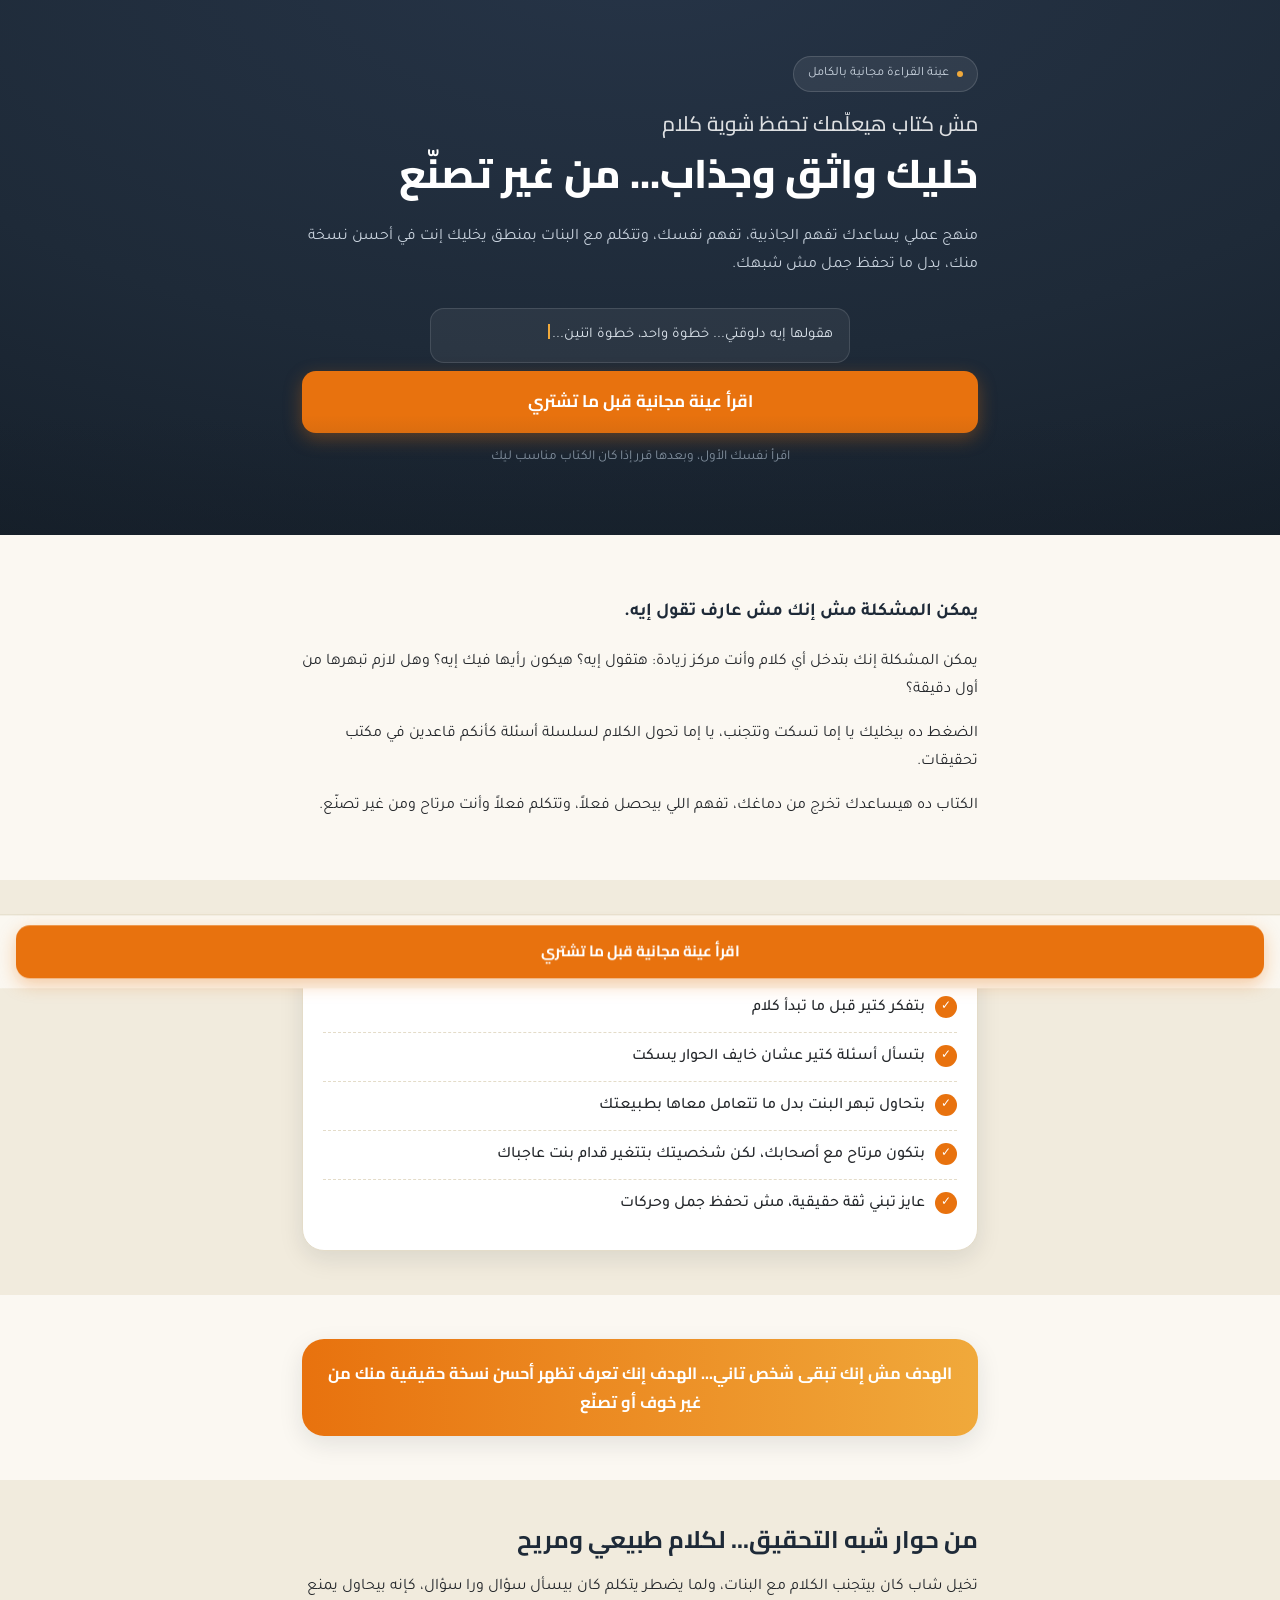
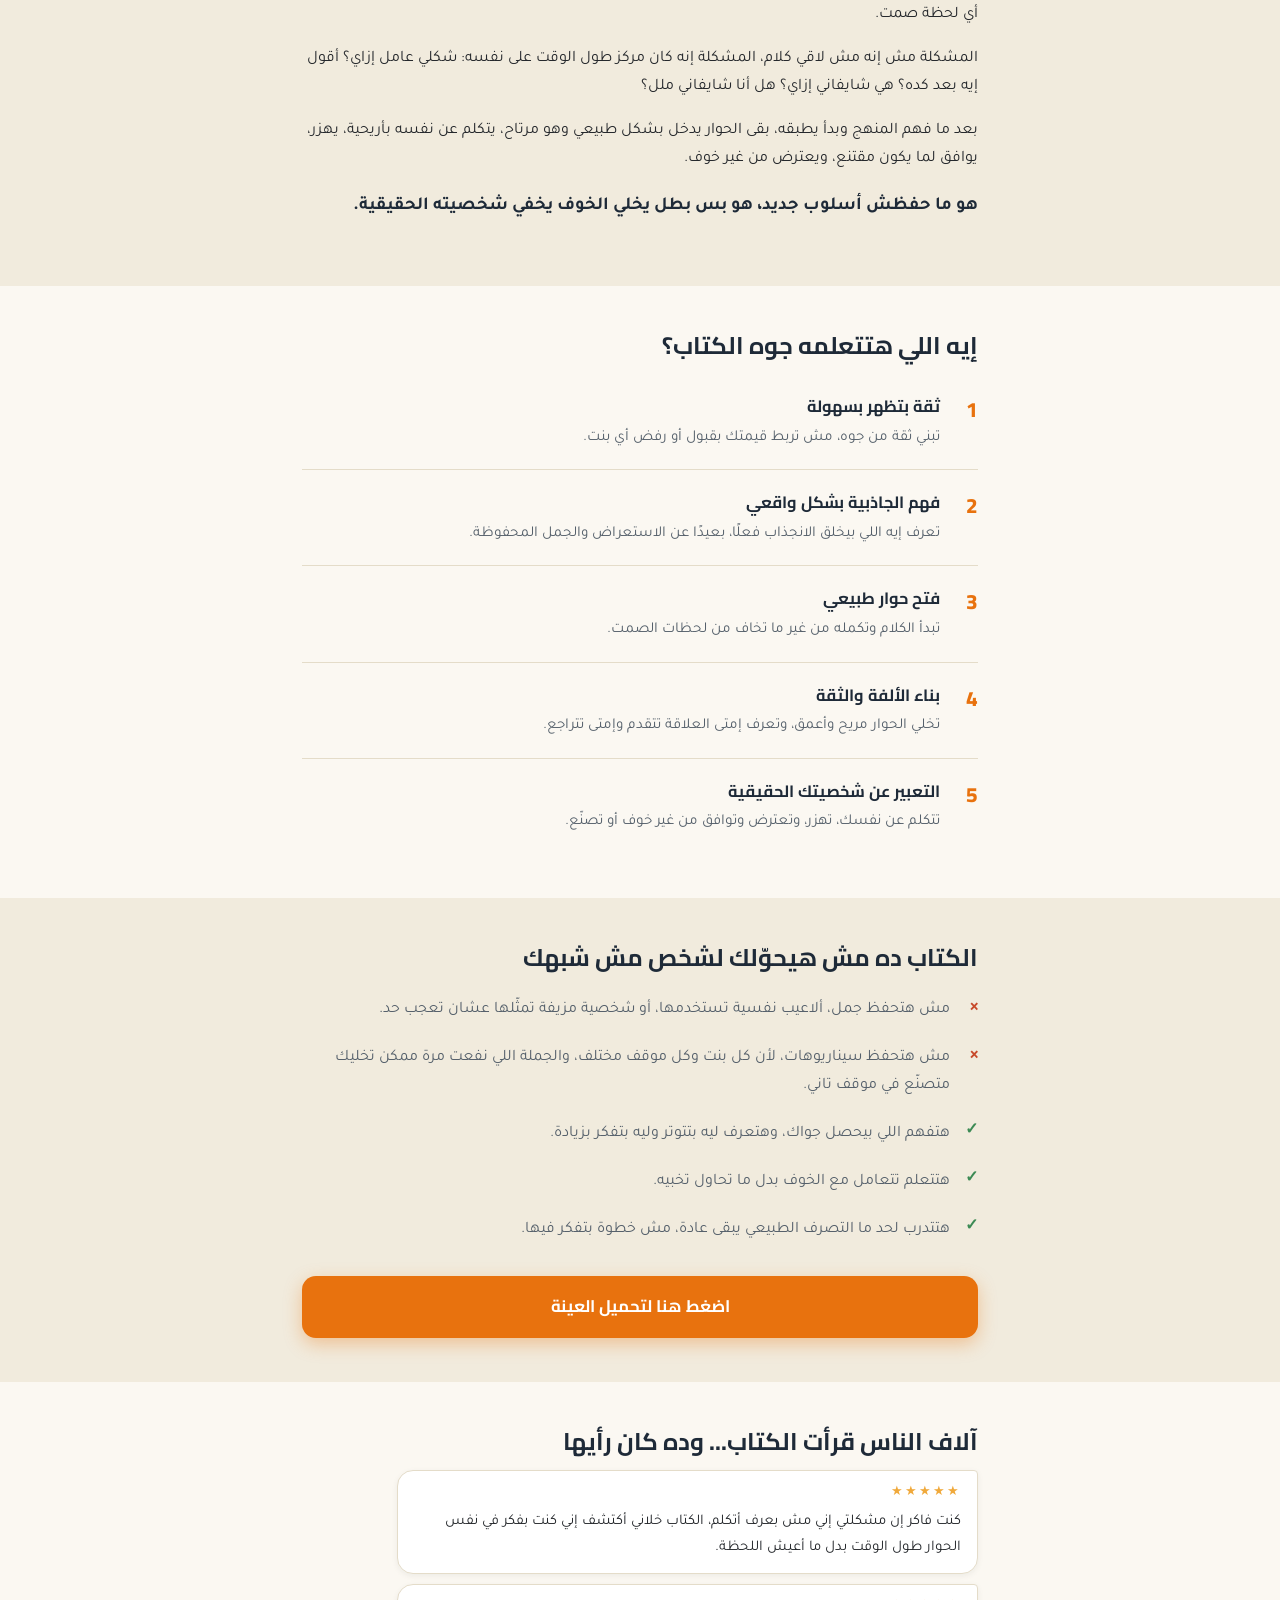
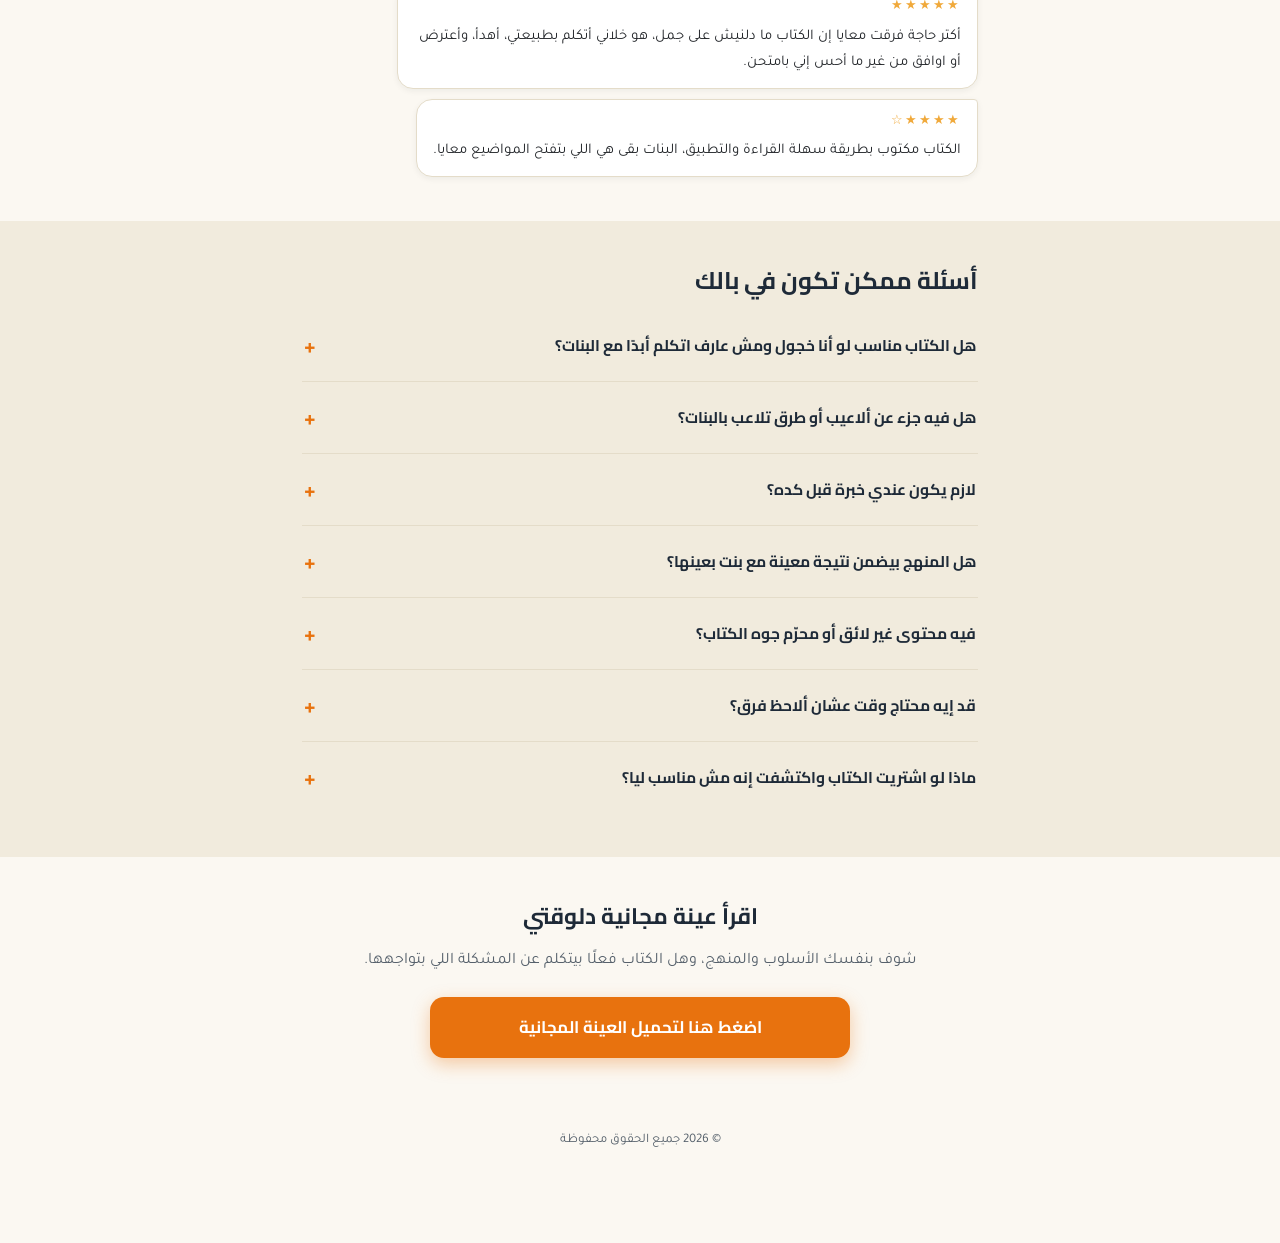
<file: index.html>
<!DOCTYPE html>
<html lang="ar" dir="rtl">
<head>
<meta charset="UTF-8">
<meta name="viewport" content="width=device-width, initial-scale=1.0">
<title>خليك واثق وجذاب... من غير تصنّع</title>
<meta name="description" content="مش كتاب هيعلّمك تحفظ شوية كلام. منهج عملي يساعدك تفهم الجاذبية، تتكلم مع البنات براحتك، وتبني ثقة حقيقية من غير حفظ جمل أو تصنّع.">
<link rel="preconnect" href="https://fonts.googleapis.com">
<link rel="preconnect" href="https://fonts.gstatic.com" crossorigin>
<link href="https://fonts.googleapis.com/css2?family=Cairo:wght@600;700;800&family=Tajawal:wght@400;500;700&display=swap" rel="stylesheet">
<link rel="stylesheet" href="style.css">
</head>
<body>

<section class="hero">
  <div class="container">
    <span class="eyebrow"><span class="dot"></span> عينة القراءة مجانية بالكامل</span>
    <h1>مش كتاب هيعلّمك تحفظ شوية كلام</h1>
    <h2>خليك واثق وجذاب... من غير تصنّع</h2>
    <p>منهج عملي يساعدك تفهم الجاذبية، تفهم نفسك، وتتكلم مع البنات بمنطق يخليك إنت في أحسن نسخة منك، بدل ما تحفظ جمل مش شبهك.</p>

    <div class="type-morph" id="typeMorph" aria-hidden="true"></div>

    <a href="sample.html" class="btn">اقرأ عينة مجانية قبل ما تشتري</a>
    <p class="fine">اقرأ نفسك الأول، وبعدها قرر إذا كان الكتاب مناسب ليك</p>
  </div>
</section>

<section class="section">
  <div class="container">
    <p class="lede">يمكن المشكلة مش إنك مش عارف تقول إيه.</p>
    <p>يمكن المشكلة إنك بتدخل أي كلام وأنت مركز زيادة: هتقول إيه؟ هيكون رأيها فيك إيه؟ وهل لازم تبهرها من أول دقيقة؟</p>
    <p>الضغط ده بيخليك يا إما تسكت وتتجنب، يا إما تحول الكلام لسلسلة أسئلة كأنكم قاعدين في مكتب تحقيقات.</p>
    <p>الكتاب ده هيساعدك تخرج من دماغك، تفهم اللي بيحصل فعلاً، وتتكلم فعلاً وأنت مرتاح ومن غير تصنّع.</p>
  </div>
</section>

<section class="section alt">
  <div class="container">
    <div class="check-card">
      <h3>الكتاب ده مناسب ليك لو...</h3>
      <ul class="check-list">
        <li>بتفكر كتير قبل ما تبدأ كلام</li>
        <li>بتسأل أسئلة كتير عشان خايف الحوار يسكت</li>
        <li>بتحاول تبهر البنت بدل ما تتعامل معاها بطبيعتك</li>
        <li>بتكون مرتاح مع أصحابك، لكن شخصيتك بتتغير قدام بنت عاجباك</li>
        <li>عايز تبني ثقة حقيقية، مش تحفظ جمل وحركات</li>
      </ul>
    </div>
  </div>
</section>

<section class="section">
  <div class="container">
    <div class="banner">
      الهدف مش إنك تبقى شخص تاني... الهدف إنك تعرف تظهر أحسن نسخة حقيقية منك من غير خوف أو تصنّع
    </div>
  </div>
</section>

<section class="section alt">
  <div class="container">
    <h2>من حوار شبه التحقيق... لكلام طبيعي ومريح</h2>
    <p>تخيل شاب كان بيتجنب الكلام مع البنات، ولما يضطر يتكلم كان بيسأل سؤال ورا سؤال، كإنه بيحاول يمنع أي لحظة صمت.</p>
    <p>المشكلة مش إنه مش لاقي كلام، المشكلة إنه كان مركز طول الوقت على نفسه: شكلي عامل إزاي؟ أقول إيه بعد كده؟ هي شايفاني إزاي؟ هل أنا شايفاني ملل؟</p>
    <p>بعد ما فهم المنهج وبدأ يطبقه، بقى الحوار يدخل بشكل طبيعي وهو مرتاح، يتكلم عن نفسه بأريحية، يهزر، يوافق لما يكون مقتنع، ويعترض من غير خوف.</p>
    <p class="lede">هو ما حفظش أسلوب جديد، هو بس بطل يخلي الخوف يخفي شخصيته الحقيقية.</p>
  </div>
</section>

<section class="section">
  <div class="container">
    <h2>إيه اللي هتتعلمه جوه الكتاب؟</h2>

    <div class="lesson">
      <span class="num">1</span>
      <div><h4>ثقة بتظهر بسهولة</h4><p>تبني ثقة من جوه، مش تربط قيمتك بقبول أو رفض أي بنت.</p></div>
    </div>
    <div class="lesson">
      <span class="num">2</span>
      <div><h4>فهم الجاذبية بشكل واقعي</h4><p>تعرف إيه اللي بيخلق الانجذاب فعلًا، بعيدًا عن الاستعراض والجمل المحفوظة.</p></div>
    </div>
    <div class="lesson">
      <span class="num">3</span>
      <div><h4>فتح حوار طبيعي</h4><p>تبدأ الكلام وتكمله من غير ما تخاف من لحظات الصمت.</p></div>
    </div>
    <div class="lesson">
      <span class="num">4</span>
      <div><h4>بناء الألفة والثقة</h4><p>تخلي الحوار مريح وأعمق، وتعرف إمتى العلاقة تتقدم وإمتى تتراجع.</p></div>
    </div>
    <div class="lesson">
      <span class="num">5</span>
      <div><h4>التعبير عن شخصيتك الحقيقية</h4><p>تتكلم عن نفسك، تهزر، وتعترض وتوافق من غير خوف أو تصنّع.</p></div>
    </div>
  </div>
</section>

<section class="section alt">
  <div class="container">
    <h2>الكتاب ده مش هيحوّلك لشخص مش شبهك</h2>
    <ul class="not-list">
      <li>مش هتحفظ جمل، ألاعيب نفسية تستخدمها، أو شخصية مزيفة تمثّلها عشان تعجب حد.</li>
      <li>مش هتحفظ سيناريوهات، لأن كل بنت وكل موقف مختلف، والجملة اللي نفعت مرة ممكن تخليك متصنّع في موقف تاني.</li>
      <li class="is-yes">هتفهم اللي بيحصل جواك، وهتعرف ليه بتتوتر وليه بتفكر بزيادة.</li>
      <li class="is-yes">هتتعلم تتعامل مع الخوف بدل ما تحاول تخبيه.</li>
      <li class="is-yes">هتتدرب لحد ما التصرف الطبيعي يبقى عادة، مش خطوة بتفكر فيها.</li>
    </ul>
    <a href="sample.html" class="btn" style="margin-top:22px;">اضغط هنا لتحميل العينة</a>
  </div>
</section>

<section class="section">
  <div class="container">
    <h2>آلاف الناس قرأت الكتاب... وده كان رأيها</h2>
    <div class="chat-thread">
      <div class="bubble them">
        <div class="stars">★★★★★</div>
        كنت فاكر إن مشكلتي إني مش بعرف أتكلم، الكتاب خلاني أكتشف إني كنت بفكر في نفس الحوار طول الوقت بدل ما أعيش اللحظة.
      </div>
      <div class="bubble them">
        <div class="stars">★★★★★</div>
        أكتر حاجة فرقت معايا إن الكتاب ما دلنيش على جمل، هو خلاني أتكلم بطبيعتي، أهدأ، وأعترض أو اوافق من غير ما أحس إني بامتحن.
      </div>
      <div class="bubble them">
        <div class="stars">★★★★☆</div>
        الكتاب مكتوب بطريقة سهلة القراءة والتطبيق، البنات بقى هي اللي بتفتح المواضيع معايا.
      </div>
    </div>
  </div>
</section>

<section class="section alt">
  <div class="container">
    <h2>أسئلة ممكن تكون في بالك</h2>

    <div class="faq" id="faq">
      <div class="faq-item">
        <button class="faq-q">هل الكتاب مناسب لو أنا خجول ومش عارف اتكلم أبدًا مع البنات؟</button>
        <div class="faq-a"><p>أيوه، الكتاب بيبدأ من أسباب التوتر والتردد، وبيساعدك تبني تفاعل طبيعي بشكل تدريجي، من غير ما تحتاج تتحول لشخص اجتماعي جدًا فجأة.</p></div>
      </div>
      <div class="faq-item">
        <button class="faq-q">هل فيه جزء عن ألاعيب أو طرق تلاعب بالبنات؟</button>
        <div class="faq-a"><p>لأ، مفيش أي حاجة هتخليك تلعب دور شخص تاني، والهدف إنك تفهم التواصل والجاذبية الحقيقية وتعبّر عن نفسك بشكل محترم.</p></div>
      </div>
      <div class="faq-item">
        <button class="faq-q">لازم يكون عندي خبرة قبل كده؟</button>
        <div class="faq-a"><p>لأ، سواء كنت مش بتتكلم مع البنات خالص، أو بتتكلم بالفعل وعايز تحسّن نفسك، المنهج بيتبنى عليك إنت من غير ما تحتاج خلفية سابقة.</p></div>
      </div>
      <div class="faq-item">
        <button class="faq-q">هل المنهج بيضمن نتيجة معينة مع بنت بعينها؟</button>
        <div class="faq-a"><p>لأ، مفيش تكتيك يضمن تفاعل شخص تاني، الكتاب بيساعدك تظهر بصورة حقيقية وجذابة، وبعد كده الاختيار بيبقى لطرفين.</p></div>
      </div>
      <div class="faq-item">
        <button class="faq-q">فيه محتوى غير لائق أو محرّم جوه الكتاب؟</button>
        <div class="faq-a"><p>لأ، المحتوى بيركز على الثقة، التواصل، والجاذبية بشكل محترم، وبيهدف للوصول لعلاقة حقيقية ومتوافقة مع مبادئك.</p></div>
      </div>
      <div class="faq-item">
        <button class="faq-q">قد إيه محتاج وقت عشان ألاحظ فرق؟</button>
        <div class="faq-a"><p>معظم الناس بتلاحظ تغيّر في فهمها من أول قراءة، لكن الثقة الطبيعية بتتبني بالممارسة، والكتاب فيه تمارين تساعدك تنقل الفكرة لحياتك بالتدريج.</p></div>
      </div>
      <div class="faq-item">
        <button class="faq-q">ماذا لو اشتريت الكتاب واكتشفت إنه مش مناسب ليا؟</button>
        <div class="faq-a"><p>عشان كده بنقولك تقرأ العينة المجانية الأول، شوف الأسلوب والمحتوى بنفسك، وبعدها قرر براحتك.</p></div>
      </div>
    </div>
  </div>
</section>

<section class="section final-cta">
  <div class="container">
    <h2>اقرأ عينة مجانية دلوقتي</h2>
    <p>شوف بنفسك الأسلوب والمنهج، وهل الكتاب فعلًا بيتكلم عن المشكلة اللي بتواجهها.</p>
    <a href="sample.html" class="btn" style="max-width:420px;margin:0 auto;">اضغط هنا لتحميل العينة المجانية</a>
  </div>
</section>

<footer>© <span id="year"></span> جميع الحقوق محفوظة</footer>

<div class="sticky-cta" id="stickyCta">
  <a href="sample.html" class="btn">اقرأ عينة مجانية قبل ما تشتري</a>
</div>

<script src="script.js"></script>
</body>
</html>
</file>
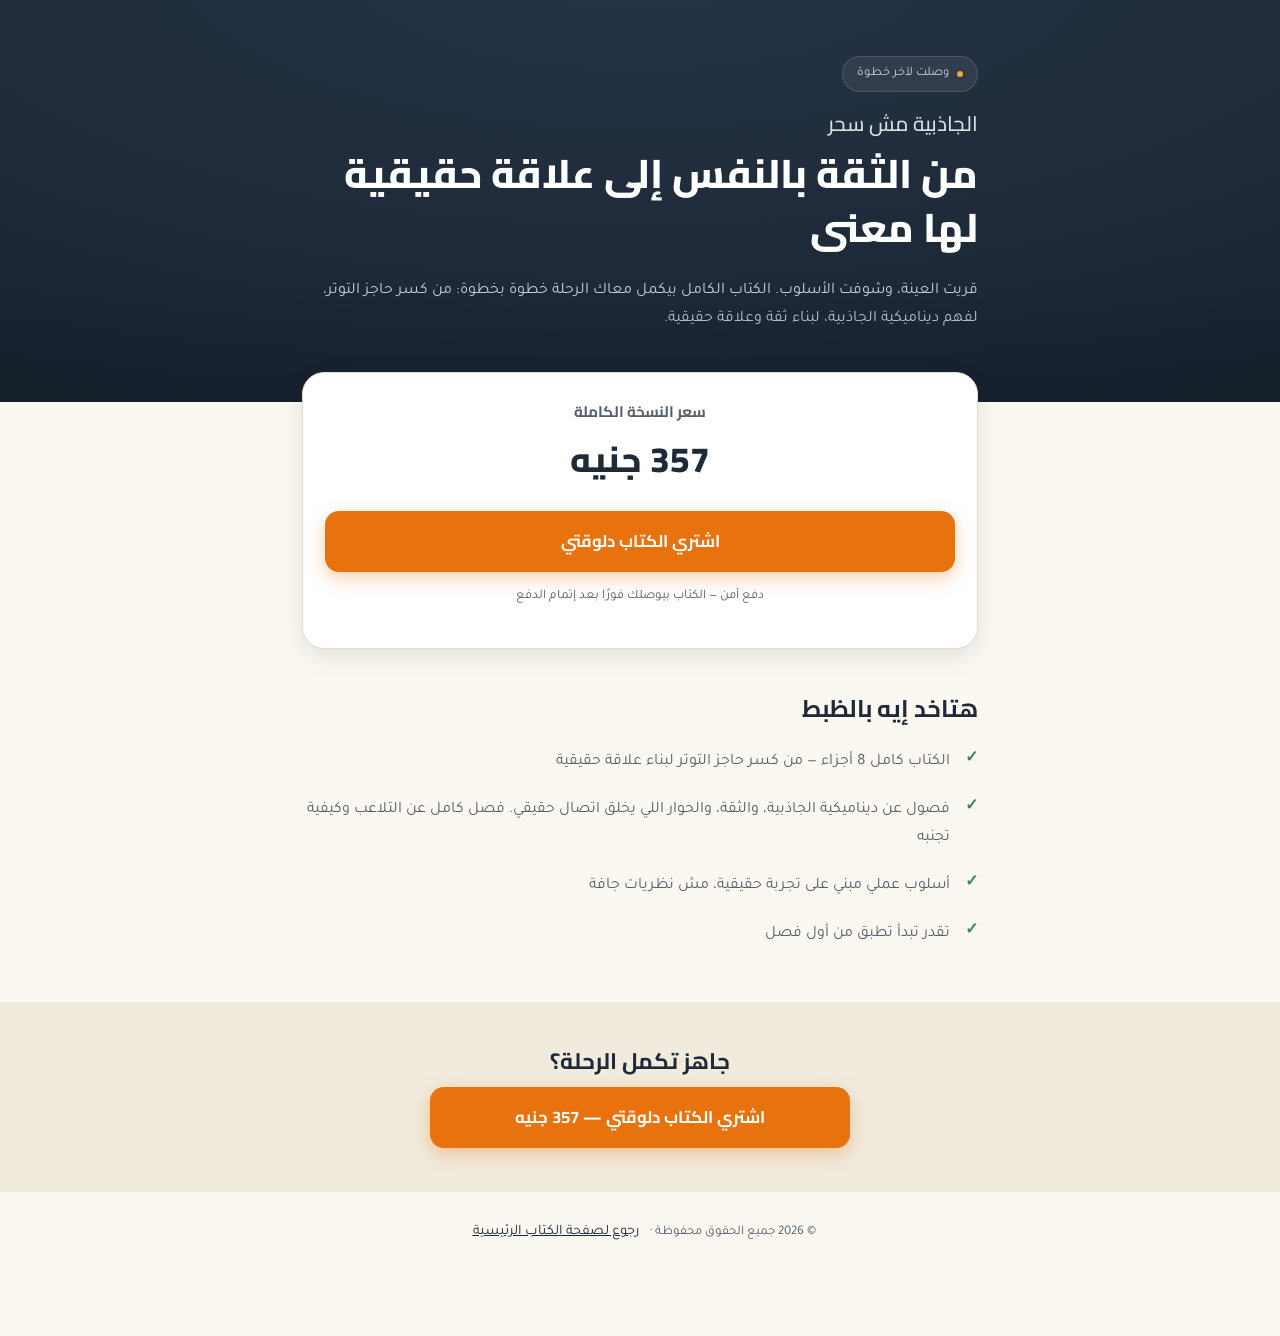
<file: book.html>
<!DOCTYPE html>
<html lang="ar" dir="rtl">
<head>
<meta charset="UTF-8">
<meta name="viewport" content="width=device-width, initial-scale=1.0">
<title>اشتري الكتاب — الجاذبية مش سحر</title>
<meta name="description" content="الجاذبية مش سحر: من الثقة بالنفس إلى علاقة حقيقية لها معنى. اشتري نسختك دلوقتي.">
<link rel="preconnect" href="https://fonts.googleapis.com">
<link rel="preconnect" href="https://fonts.gstatic.com" crossorigin>
<link href="https://fonts.googleapis.com/css2?family=Cairo:wght@600;700;800&family=Tajawal:wght@400;500;700&display=swap" rel="stylesheet">
<link rel="stylesheet" href="style.css">
</head>
<body>

<section class="hero">
  <div class="container">
    <span class="eyebrow"><span class="dot"></span> وصلت لآخر خطوة</span>
    <h1>الجاذبية مش سحر</h1>
    <h2>من الثقة بالنفس إلى علاقة حقيقية لها معنى</h2>
    <p>قريت العينة، وشوفت الأسلوب. الكتاب الكامل بيكمل معاك الرحلة خطوة بخطوة: من كسر حاجز التوتر، لفهم ديناميكية الجاذبية، لبناء ثقة وعلاقة حقيقية.</p>
  </div>
</section>

<div class="container">
  <div class="form-card" style="text-align:center;">
    <p style="font-family:var(--display);font-weight:700;color:var(--charcoal-soft);font-size:.95rem;margin:0 0 4px;">سعر النسخة الكاملة</p>
    <p style="font-family:var(--display);font-weight:800;font-size:2.2rem;color:var(--ink);margin:0 0 20px;">357 جنيه</p>

    <!-- TODO: استبدل الرابط ده برابط الدفع الفعلي من Paymob أو Fawry لما يكون جاهز -->
    <a href="#" class="btn" id="buyNowBtn">اشتري الكتاب دلوقتي</a>
    <p class="trust-note">دفع آمن — الكتاب بيوصلك فورًا بعد إتمام الدفع</p>
  </div>
</div>

<section class="section">
  <div class="container">
    <h2>هتاخد إيه بالظبط</h2>
    <ul class="not-list">
      <li class="is-yes">الكتاب كامل 8 أجزاء — من كسر حاجز التوتر لبناء علاقة حقيقية</li>
      <li class="is-yes">فصول عن ديناميكية الجاذبية، والثقة، والحوار اللي يخلق اتصال حقيقي. فصل كامل عن التلاعب وكيفية تجنبه</li>
      <li class="is-yes">أسلوب عملي مبني على تجربة حقيقية، مش نظريات جافة</li>
      <li class="is-yes">تقدر تبدأ تطبق من أول فصل</li>
    </ul>
  </div>
</section>

<section class="section alt final-cta">
  <div class="container">
    <h2>جاهز تكمل الرحلة؟</h2>
    <a href="#" class="btn" style="max-width:420px;margin:0 auto;">اشتري الكتاب دلوقتي — 357 جنيه</a>
  </div>
</section>

<footer>© <span id="year"></span> جميع الحقوق محفوظة · <a href="index.html" class="btn-ghost">رجوع لصفحة الكتاب الرئيسية</a></footer>

<script src="script.js"></script>
</body>
</html>
</file>
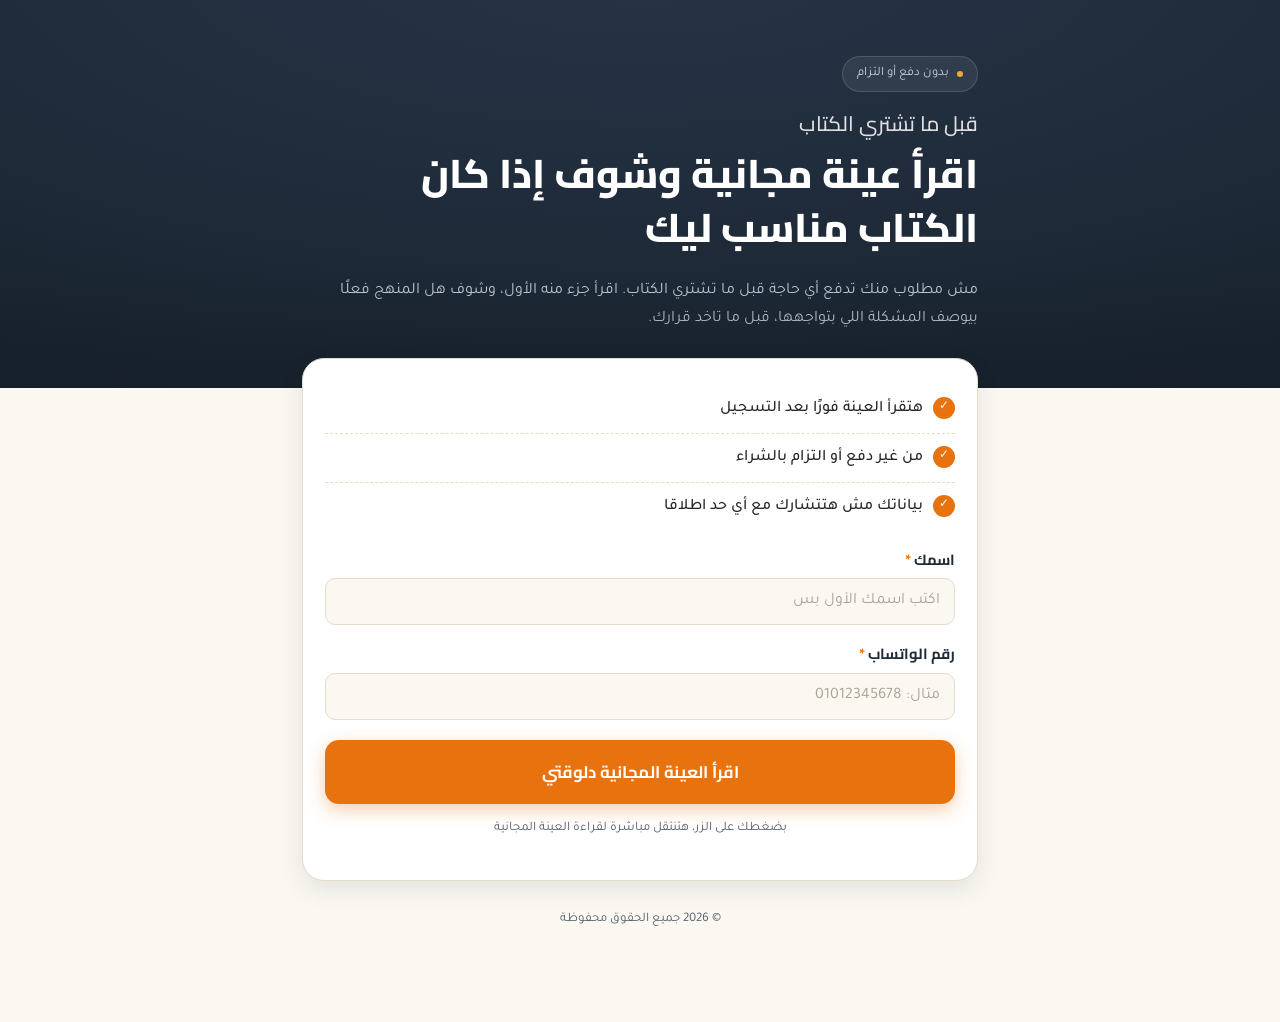
<file: sample.html>
<!DOCTYPE html>
<html lang="ar" dir="rtl">
<head>
<meta charset="UTF-8">
<meta name="viewport" content="width=device-width, initial-scale=1.0">
<title>قبل ما تشتري الكتاب — اقرأ عينة مجانية</title>
<meta name="description" content="اقرأ عينة مجانية وشوف إذا كان الكتاب مناسب ليك، من غير دفع أو التزام بالشراء.">
<link rel="preconnect" href="https://fonts.googleapis.com">
<link rel="preconnect" href="https://fonts.gstatic.com" crossorigin>
<link href="https://fonts.googleapis.com/css2?family=Cairo:wght@600;700;800&family=Tajawal:wght@400;500;700&display=swap" rel="stylesheet">
<link rel="stylesheet" href="style.css">
</head>
<body class="form-page">

<section class="hero">
  <div class="container">
    <span class="eyebrow"><span class="dot"></span> بدون دفع أو التزام</span>
    <h1>قبل ما تشتري الكتاب</h1>
    <h2>اقرأ عينة مجانية وشوف إذا كان الكتاب مناسب ليك</h2>
    <p>مش مطلوب منك تدفع أي حاجة قبل ما تشتري الكتاب. اقرأ جزء منه الأول، وشوف هل المنهج فعلًا بيوصف المشكلة اللي بتواجهها، قبل ما تاخد قرارك.</p>
  </div>
</section>

<div class="container">
  <div class="form-card">
    <ul class="check-list">
      <li>هتقرأ العينة فورًا بعد التسجيل</li>
      <li>من غير دفع أو التزام بالشراء</li>
      <li>بياناتك مش هتتشارك مع أي حد اطلاقا</li>
    </ul>

    <form id="sampleForm" action="#" method="get">
      <label for="firstName">اسمك <span class="req">*</span></label>
      <input type="text" id="firstName" name="firstName" placeholder="اكتب اسمك الأول بس" required autocomplete="given-name">

      <label for="whatsapp">رقم الواتساب <span class="req">*</span></label>
      <input type="tel" id="whatsapp" name="whatsapp" placeholder="مثال: 01012345678" required inputmode="numeric" pattern="^01[0-9]{9}$" autocomplete="tel">

      <button type="submit" class="btn">اقرأ العينة المجانية دلوقتي</button>
    </form>
    <p class="trust-note">بضغطك على الزر، هتنتقل مباشرة لقراءة العينة المجانية</p>
  </div>
</div>

<footer>© <span id="year"></span> جميع الحقوق محفوظة</footer>

<script src="script.js"></script>
</body>
</html>
</file>
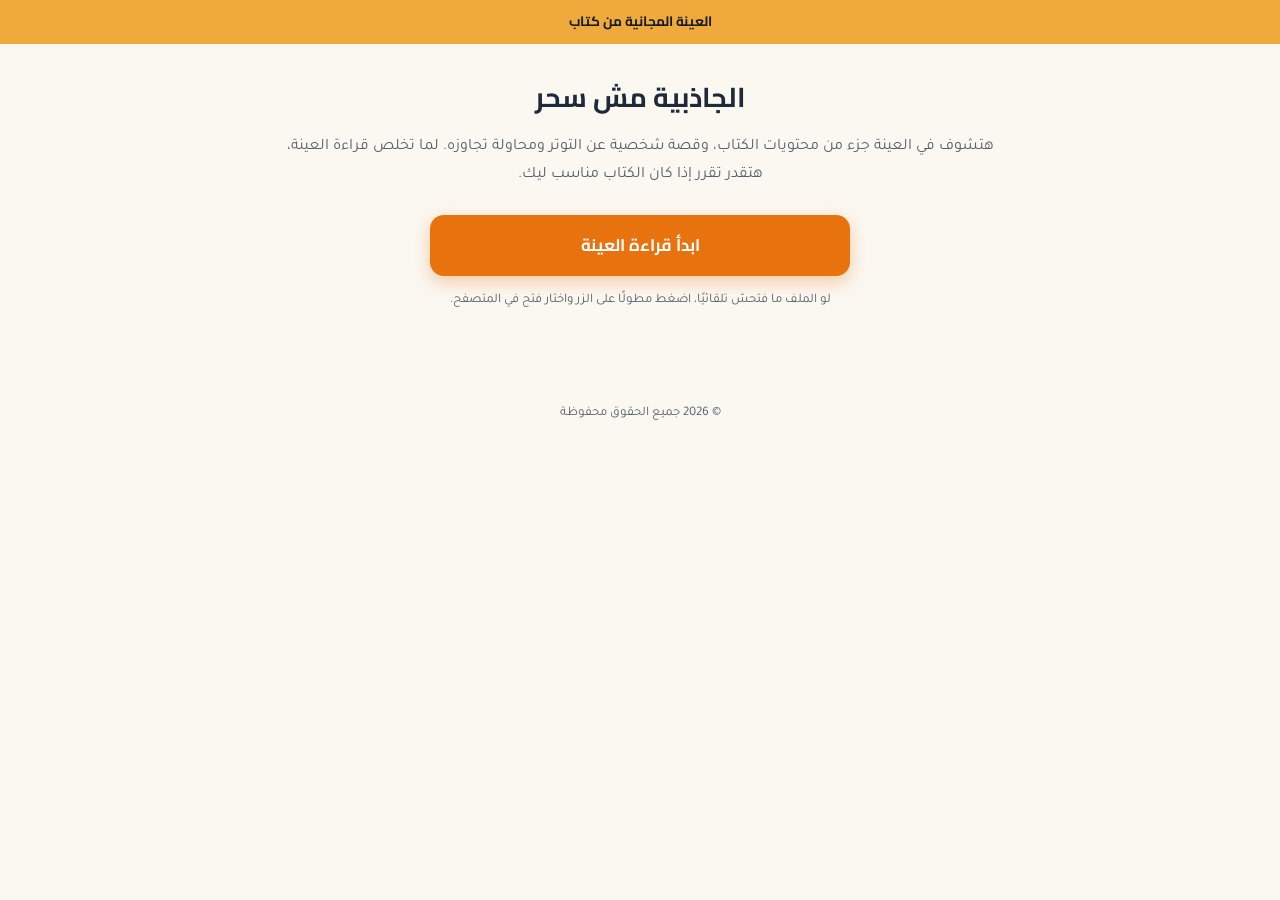
<file: thank-you.html>
<!DOCTYPE html>
<html lang="ar" dir="rtl">
<head>
<meta charset="UTF-8">
<meta name="viewport" content="width=device-width, initial-scale=1.0">
<title>العينة المجانية من كتاب الجاذبية مش سحر</title>
<link rel="preconnect" href="https://fonts.googleapis.com">
<link rel="preconnect" href="https://fonts.gstatic.com" crossorigin>
<link href="https://fonts.googleapis.com/css2?family=Cairo:wght@600;700;800&family=Tajawal:wght@400;500;700&display=swap" rel="stylesheet">
<link rel="stylesheet" href="style.css">
</head>
<body>

<div class="ty-topbar">العينة المجانية من كتاب</div>

<div class="container ty-body">
  <h2>الجاذبية مش سحر</h2>
  <p>هتشوف في العينة جزء من محتويات الكتاب، وقصة شخصية عن التوتر ومحاولة تجاوزه. لما تخلص قراءة العينة، هتقدر تقرر إذا كان الكتاب مناسب ليك.</p>

  <a href="sample.pdf" class="btn" id="sampleLink" target="_blank" rel="noopener">ابدأ قراءة العينة</a>
  <p class="fine">لو الملف ما فتحش تلقائيًا، اضغط مطولًا على الزر واختار فتح في المتصفح.</p>
</div>

<footer>© <span id="year"></span> جميع الحقوق محفوظة</footer>

<script src="script.js"></script>
</body>
</html>
</file>
<file: style.css>
/* ==========================================================================
   جاذبية بلا تصنّع — design tokens
   Ink navy hero, ember-orange action color, warm paper body.
   Signature device: conversation styled as chat bubbles — the book's whole
   subject is talking like yourself instead of reciting lines, and the funnel
   itself collects a WhatsApp number, so real chat-bubble UI is the thread
   that ties hero, testimonials and FAQ together instead of decorating them.
   ========================================================================== */

:root{
  --ink:        #1E2A38;
  --ink-deep:   #141D27;
  --ember:      #E8720E;
  --ember-dark: #C25E09;
  --paper:      #FBF8F2;
  --paper-dim:  #F1EBDD;
  --charcoal:   #24272B;
  --charcoal-soft: #55606B;
  --line:       #E4DCC9;
  --gold:       #F0A93B;
  --bubble-them: #FFFFFF;
  --bubble-me:  #DCF3D8;

  --display: "Cairo", "Segoe UI", sans-serif;
  --body:    "Tajawal", "Segoe UI", sans-serif;

  --radius: 14px;
  --radius-lg: 22px;
  --shadow: 0 8px 24px rgba(20,29,39,0.10);
}

*{ box-sizing:border-box; }
html{ scroll-behavior:smooth; }

body{
  margin:0;
  font-family:var(--body);
  background:var(--paper);
  color:var(--charcoal);
  direction:rtl;
  text-align:right;
  line-height:1.75;
  -webkit-font-smoothing:antialiased;
}

img{ max-width:100%; display:block; }
a{ color:inherit; }

h1,h2,h3{
  font-family:var(--display);
  color:var(--ink);
  margin:0 0 .5em;
  line-height:1.35;
}

.container{
  max-width:640px;
  margin:0 auto;
  padding:0 22px;
}

/* ---------- Buttons ---------- */
.btn{
  display:block;
  width:100%;
  text-align:center;
  background:var(--ember);
  color:#fff;
  font-family:var(--display);
  font-weight:700;
  font-size:1.05rem;
  border:none;
  border-radius:var(--radius);
  padding:16px 20px;
  cursor:pointer;
  text-decoration:none;
  box-shadow:0 6px 18px rgba(232,114,14,0.35);
  transition:transform .15s ease, box-shadow .15s ease, background .15s ease;
}
.btn:hover{ background:var(--ember-dark); transform:translateY(-1px); }
.btn:active{ transform:translateY(0); }
.btn-ghost{
  background:transparent;
  color:var(--ink);
  box-shadow:none;
  font-family:var(--body);
  font-weight:400;
  font-size:.9rem;
  text-decoration:underline;
  padding:8px;
}

/* ---------- Hero ---------- */
.hero{
  background:radial-gradient(120% 140% at 50% -10%, #263447 0%, var(--ink) 55%, var(--ink-deep) 100%);
  color:#fff;
  padding:56px 0 40px;
  position:relative;
  overflow:hidden;
}
.hero::after{
  content:"";
  position:absolute; inset:auto 0 0 0; height:120px;
  background:linear-gradient(180deg, transparent, var(--ink-deep) 90%);
  opacity:.35;
  pointer-events:none;
}
.hero .eyebrow{
  display:inline-flex;
  align-items:center;
  gap:8px;
  font-family:var(--body);
  font-size:.8rem;
  color:#C9D3DE;
  background:rgba(255,255,255,0.07);
  border:1px solid rgba(255,255,255,0.14);
  border-radius:999px;
  padding:6px 14px;
  margin-bottom:18px;
}
.hero .dot{ width:6px; height:6px; border-radius:50%; background:var(--gold); animation:pulse 1.8s infinite; }
@keyframes pulse{ 0%,100%{opacity:1} 50%{opacity:.35} }

.hero h1{
  color:#fff;
  font-size:1.3rem;
  font-weight:500;
  opacity:.85;
  margin-bottom:.4em;
}
.hero h2{
  color:#fff;
  font-size:2rem;
  font-weight:800;
  margin-bottom:.55em;
}
.hero p{
  color:#C9D3DE;
  font-size:1rem;
  margin-bottom:1.8em;
}
.hero .btn{ margin-bottom:12px; }
.hero .fine{ text-align:center; color:#93A1B0; font-size:.85rem; }

/* typing-morph signature: rigid script turns into a relaxed line */
.type-morph{
  margin:26px auto 8px;
  max-width:420px;
  background:rgba(255,255,255,0.06);
  border:1px solid rgba(255,255,255,0.12);
  border-radius:var(--radius);
  padding:14px 16px;
  font-size:.92rem;
  color:#DCE4EC;
  position:relative;
  min-height:1.9em;
}
.type-morph .cursor{ display:inline-block; width:2px; height:1em; background:var(--gold); vertical-align:-2px; animation:blink 1s steps(1) infinite; margin-inline-start:2px;}
@keyframes blink{ 50%{ opacity:0; } }

/* ---------- Sections ---------- */
.section{ padding:44px 0; }
.section.alt{ background:var(--paper-dim); }
.section.dark{ background:var(--ink); color:#EDEFF2; }
.section.dark h2,.section.dark h3{ color:#fff; }

.lede{ font-size:1.15rem; font-weight:700; color:var(--ink); }
.lede + p{ margin-top:14px; }

/* checklist card */
.check-card{
  background:#fff;
  border:1px solid var(--line);
  border-radius:var(--radius-lg);
  padding:22px 20px;
  box-shadow:var(--shadow);
}
.check-card h3{ font-size:1.1rem; margin-bottom:14px; }
.check-list{ list-style:none; margin:0; padding:0; }
.check-list li{
  display:flex; align-items:flex-start; gap:10px;
  padding:10px 0;
  border-top:1px dashed var(--line);
  font-weight:500;
}
.check-list li:first-child{ border-top:none; }
.check-list li::before{
  content:"✓";
  flex:0 0 auto;
  width:22px; height:22px;
  border-radius:50%;
  background:var(--ember);
  color:#fff;
  font-size:.75rem;
  display:flex; align-items:center; justify-content:center;
  margin-top:2px;
}

/* callout banner */
.banner{
  background:linear-gradient(90deg, var(--ember), var(--gold));
  color:#fff;
  border-radius:var(--radius-lg);
  padding:20px 22px;
  font-family:var(--display);
  font-weight:700;
  text-align:center;
  font-size:1.02rem;
  box-shadow:var(--shadow);
}

/* numbered lessons */
.lesson{
  display:flex; gap:14px;
  padding:18px 0;
  border-top:1px solid var(--line);
}
.lesson:first-of-type{ border-top:none; }
.lesson .num{
  flex:0 0 auto;
  font-family:var(--display);
  font-weight:800;
  font-size:1.3rem;
  color:var(--ember);
  min-width:2ch;
}
.lesson h4{ margin:0 0 4px; font-family:var(--display); color:var(--ink); font-size:1.02rem; }
.lesson p{ margin:0; color:var(--charcoal-soft); font-size:.95rem; }

/* not-this-book list */
.not-list{ list-style:none; margin:0; padding:0; }
.not-list li{
  position:relative;
  padding:10px 0 10px 0;
  padding-inline-start:28px;
  color:var(--charcoal-soft);
}
.not-list li::before{
  content:"×";
  position:absolute; inset-inline-start:0; top:8px;
  color:#C7492A;
  font-weight:800;
}
.not-list li.is-yes::before{ content:"✓"; color:#3C8A54; }

/* ---------- Chat-bubble proof (signature element reused for testimonials + FAQ) ---------- */
.chat-thread{ display:flex; flex-direction:column; gap:10px; }
.bubble{
  max-width:86%;
  padding:12px 16px;
  border-radius:16px;
  font-size:.93rem;
  box-shadow:0 2px 6px rgba(20,29,39,.06);
  position:relative;
}
.bubble.them{
  align-self:flex-start;
  background:var(--bubble-them);
  border:1px solid var(--line);
  border-top-right-radius:4px;
}
.bubble .stars{ color:var(--gold); font-size:.8rem; margin-bottom:4px; letter-spacing:2px; }
.bubble-name{ font-size:.75rem; color:var(--charcoal-soft); margin-top:6px; font-weight:700; }

/* FAQ accordion, styled as question/answer chat */
.faq-item{ border-top:1px solid var(--line); }
.faq-item:first-child{ border-top:none; }
.faq-q{
  width:100%;
  background:none; border:none;
  display:flex; align-items:center; justify-content:space-between;
  gap:12px;
  padding:16px 2px;
  font-family:var(--display);
  font-weight:700;
  font-size:.97rem;
  color:var(--ink);
  cursor:pointer;
  text-align:right;
}
.faq-q::after{
  content:"+";
  flex:0 0 auto;
  color:var(--ember);
  font-size:1.3rem;
  transition:transform .2s ease;
}
.faq-item.open .faq-q::after{ transform:rotate(45deg); }
.faq-a{
  max-height:0;
  overflow:hidden;
  transition:max-height .25s ease;
}
.faq-a p{
  margin:0 0 16px;
  background:var(--bubble-them);
  border:1px solid var(--line);
  border-top-left-radius:4px;
  border-radius:16px;
  padding:12px 16px;
  color:var(--charcoal-soft);
  font-size:.92rem;
}

/* final CTA */
.final-cta{ text-align:center; }
.final-cta h2{ font-size:1.4rem; }
.final-cta p{ color:var(--charcoal-soft); margin-bottom:22px; }

/* sticky mobile action bar */
.sticky-cta{
  position:fixed;
  inset-inline:0; bottom:0;
  background:rgba(251,248,242,0.96);
  backdrop-filter:blur(6px);
  border-top:1px solid var(--line);
  padding:10px 16px calc(10px + env(safe-area-inset-bottom));
  z-index:40;
  transform:translateY(120%);
  transition:transform .3s ease;
}
.sticky-cta.show{ transform:translateY(0); }
.sticky-cta .btn{ padding:13px 20px; font-size:.95rem; }

footer{
  text-align:center;
  padding:28px 22px 90px;
  color:var(--charcoal-soft);
  font-size:.82rem;
}

/* ---------- Form page ---------- */
.form-page .hero{ padding-bottom:26px; }
.form-card{
  background:#fff;
  border:1px solid var(--line);
  border-radius:var(--radius-lg);
  box-shadow:var(--shadow);
  padding:26px 22px;
  margin-top:-30px;
  position:relative;
  z-index:2;
}
label{
  display:block;
  font-family:var(--display);
  font-weight:700;
  font-size:.92rem;
  color:var(--ink);
  margin:16px 0 6px;
}
label .req{ color:var(--ember); }
input[type=text], input[type=tel]{
  width:100%;
  padding:13px 14px;
  border-radius:10px;
  border:1px solid var(--line);
  background:var(--paper);
  font-family:var(--body);
  font-size:1rem;
  direction:rtl;
}
input::placeholder{ color:#A9A297; }
input:focus{ outline:2px solid var(--ember); outline-offset:1px; }
.form-card .btn{ margin-top:20px; }
.trust-note{ text-align:center; font-size:.82rem; color:var(--charcoal-soft); margin-top:14px; }

/* ---------- Thank-you / sample page ---------- */
.ty-topbar{
  background:var(--gold);
  color:var(--ink-deep);
  text-align:center;
  font-family:var(--display);
  font-weight:700;
  font-size:.85rem;
  padding:10px;
}
.ty-body{ padding:36px 0; text-align:center; }
.ty-body h2{ font-size:1.7rem; }
.ty-body p{ color:var(--charcoal-soft); margin-bottom:26px; }
.ty-body .btn{ max-width:420px; margin:0 auto 14px; }
.ty-body .fine{ font-size:.82rem; color:var(--charcoal-soft); }

@media (min-width:700px){
  .hero h2{ font-size:2.5rem; }
  .container{ max-width:720px; }
}

@media (prefers-reduced-motion: reduce){
  *{ animation-duration:0.001ms !important; animation-iteration-count:1 !important; transition-duration:0.001ms !important; }
}
</file>
